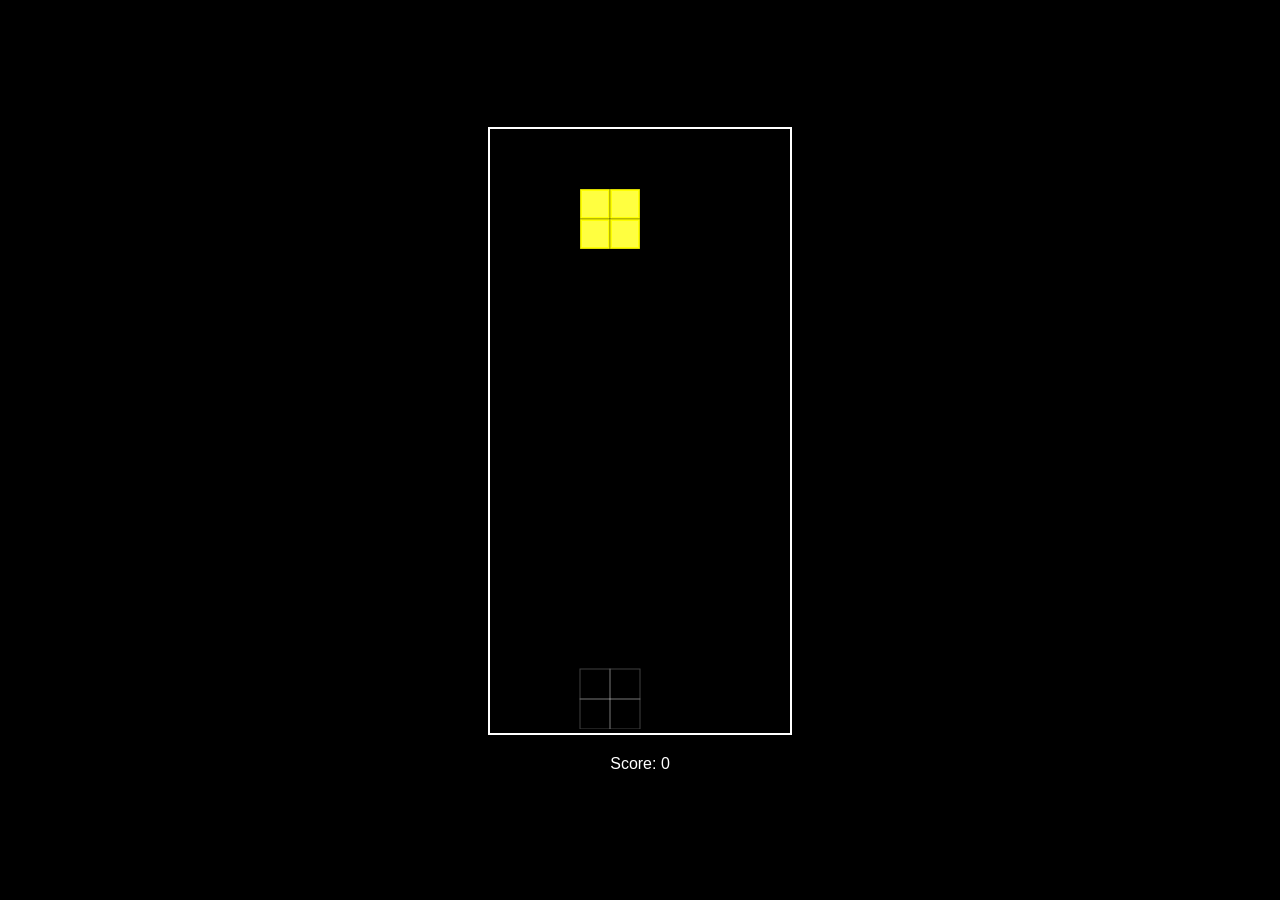
<file: Tetris/index.html>
<!DOCTYPE html>
<html lang="en">
<head>
    <meta charset="UTF-8">
    <meta name="viewport" content="width=device-width, initial-scale=1.0">
    <title>Tetris</title>
    <link rel="stylesheet" href="styles.css">
</head>
<body>
    <div class="main-container">
        <div class="game-container">
            <canvas id="tetrisCanvas"></canvas>
        </div>
        <div id="gameInfo">
           <div id="score">Score: 0</div>
           <button id="restartButton" style="display: none;">Restart</button>
        </div>
    </div>
    <script src="script.js"></script>
</body>
</html>
</file>
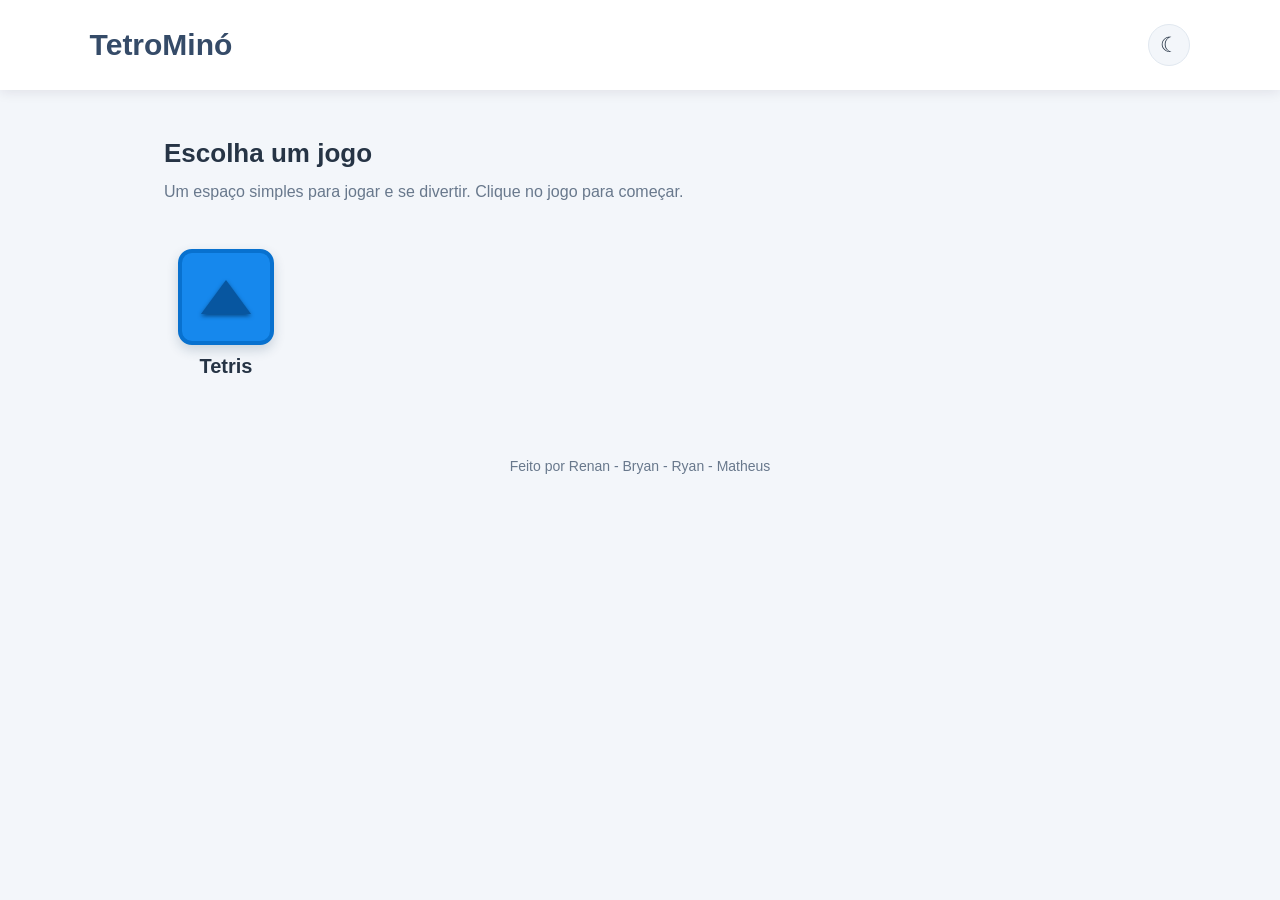
<file: TETRIS/Index.html>
<!DOCTYPE html>
<html lang="pt-BR">
<head>
<meta charset="UTF-8">
<meta name="viewport" content="width=device-width, initial-scale=1">
<title>TetroMinó — Jogos</title>
<style>
* { box-sizing: border-box; }
:root { color-scheme: light; --page: #f3f6fa; --surface: #fff; --text: #263445; --muted: #68788c; --line: #e1e8f0; --accent: #354b68; }
body { margin: 0; min-height: 100vh; background: var(--page); color: var(--text); font: 16px Arial, sans-serif; transition: background .2s, color .2s; }
body.dark-theme { color-scheme: dark; --page: #260044; --surface: #410078; --text: #fff2c7; --muted: #e0c9f3; --line: #762bb0; --accent: #ffcc24; }
header { display: flex; align-items: center; justify-content: space-between; padding: 24px 7%; background: var(--surface); box-shadow: 0 2px 12px #1c123018; }
h1 { margin: 0; color: var(--accent); font-size: 30px; }
main { max-width: 1000px; margin: 48px auto; padding: 0 24px; }
.intro { margin-bottom: 36px; }
.intro h2 { margin: 0 0 10px; font-size: 26px; }
.intro p { margin: 0; color: var(--muted); line-height: 1.6; }
.games { display: flex; flex-wrap: wrap; gap: 22px; }
.game-card { display: flex; width: 124px; flex-direction: column; align-items: center; gap: 10px; padding: 8px; text-align: center; text-decoration: none; color: var(--text); border-radius: 12px; transition: transform .15s; }
.game-card:hover { transform: translateY(-4px); }
.tile-icon { display: grid; place-items: center; width: 96px; height: 96px; background: #1688ed; border: 4px solid #0871cf; border-radius: 14px; box-shadow: 0 5px 12px #15385c30; }
.tile-icon::after { content: ""; width: 0; height: 0; border-right: 25px solid transparent; border-bottom: 34px solid #0756a0; border-left: 25px solid transparent; filter: drop-shadow(0 2px 2px #064783); }
.game-card strong { display: block; font-size: 20px; }
footer { padding: 24px; text-align: center; color: var(--muted); font-size: 14px; }
.theme-button { width: 42px; height: 42px; border: 1px solid var(--line); border-radius: 50%; background: var(--page); color: var(--text); font-size: 21px; cursor: pointer; }
.theme-button:hover { filter: brightness(.94); }
</style>
</head>
<body>
<header>
  <h1>TetroMinó</h1>
  <button class="theme-button" type="button" aria-label="Ativar modo noturno" title="Trocar tema">☾</button>
</header>
<main>
  <section class="intro">
    <h2>Escolha um jogo</h2>
    <p>Um espaço simples para jogar e se divertir. Clique no jogo para começar.</p>
  </section>
  <section class="games" aria-label="Jogos disponíveis">
    <a class="game-card" href="jogo.html" aria-label="Jogar Tetris">
      <span class="tile-icon" aria-hidden="true"></span>
      <strong>Tetris</strong>
    </a>
  </section>
</main>
<footer>Feito por Renan - Bryan - Ryan - Matheus</footer>
<script src="theme.js"></script>
</body>
</html>
</file>
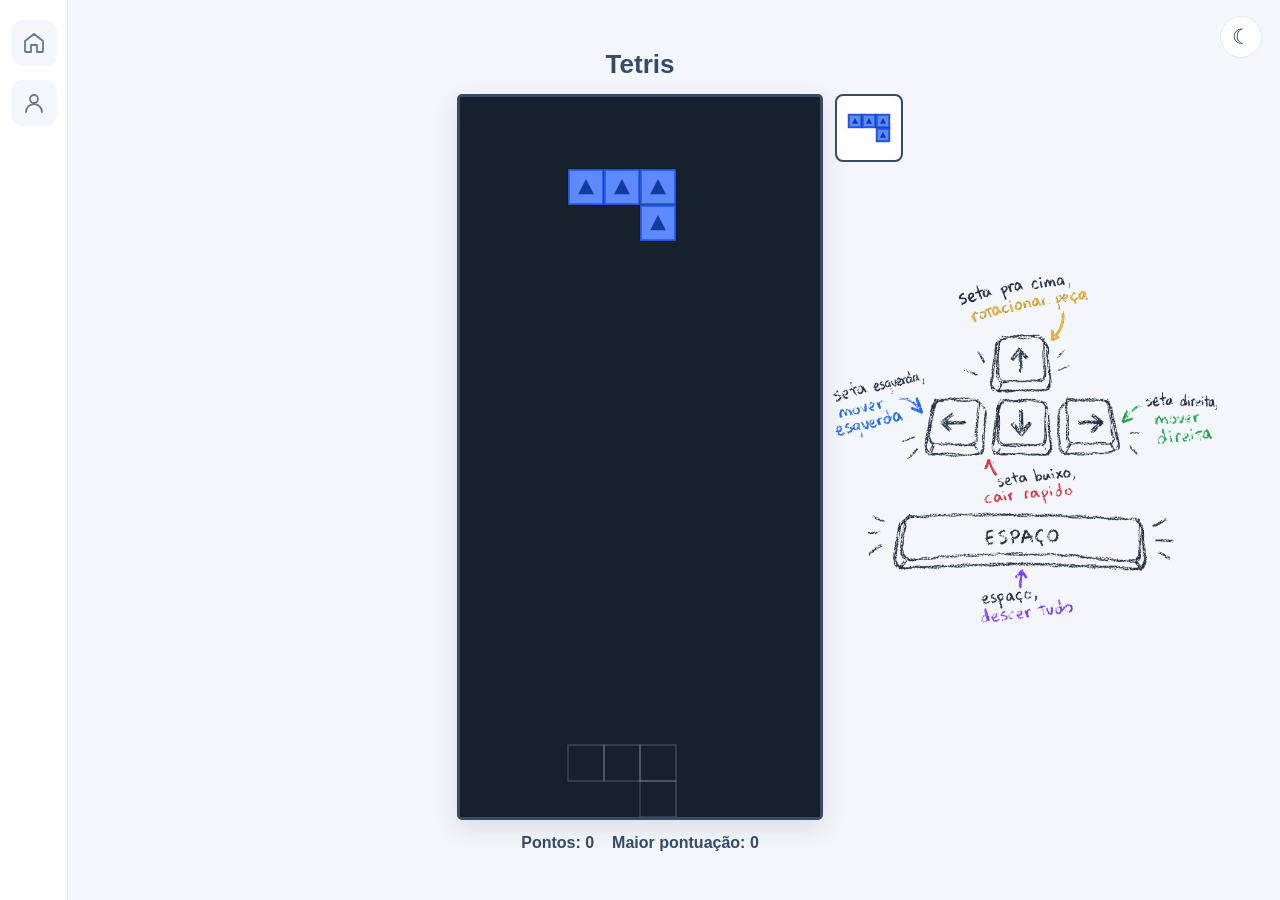
<file: TETRIS/jogo.html>
<!DOCTYPE html>
<html lang="pt-BR">
<head>
  <meta charset="UTF-8">
  <meta name="viewport" content="width=device-width, initial-scale=1">
  <title>Tetris — TetroMinó</title>
  <link rel="stylesheet" href="styles.css">
</head>
<body>
  <button class="theme-button" type="button" aria-label="Ativar modo noturno" title="Trocar tema">☾</button>
  <nav class="sidebar" aria-label="Menu lateral">
    <a class="side-button" href="Index.html" aria-label="Voltar para a página inicial" title="Início">
      <svg viewBox="0 0 24 24" aria-hidden="true"><path d="m3 10 9-7 9 7v10a1 1 0 0 1-1 1h-5v-7H9v7H4a1 1 0 0 1-1-1z"/></svg>
    </a>
    <button class="side-button" type="button" aria-label="Perfil" title="Perfil">
      <svg viewBox="0 0 24 24" aria-hidden="true"><circle cx="12" cy="8" r="4"/><path d="M4 21a8 8 0 0 1 16 0"/></svg>
    </button>
  </nav>
  <main class="main-container">
    <h1>Tetris</h1>
    <div class="game-layout">
      <section class="board-panel" aria-label="Jogo">
        <div class="game-container">
          <canvas id="tetrisCanvas" aria-label="Tabuleiro do Tetris"></canvas>
          <div id="gameOverOverlay" class="game-over-overlay" role="dialog" aria-label="Fim de jogo">
            <p>Fim de jogo</p>
            <button id="restartButton" type="button">Reiniciar</button>
          </div>
        </div>
        <div id="gameInfo">
          <span id="score">Pontos: 0</span>
          <span id="highScore">Maior pontuação: 0</span>
        </div>
        <div class="next-piece" aria-label="Próxima peça" title="Próxima peça">
          <canvas id="nextPieceCanvas" aria-label="Prévia da próxima peça"></canvas>
        </div>
      </section>
    </div>
    <img class="instructions-image instructions-day" src="img/instrucoes-diurno.png" alt="Instruções: seta para cima gira; setas esquerda e direita movem; seta para baixo desce; espaço faz a peça cair rapidamente.">
    <img class="instructions-image instructions-night" src="img/instrucoes-noturno.png" alt="Instruções: seta para cima gira; setas esquerda e direita movem; seta para baixo desce; espaço faz a peça cair rapidamente.">
  </main>
  <script src="theme.js"></script>
  <script src="script.js"></script>
</body>
</html>
</file>
<file: Tetris/styles.css>
body {
   display: flex;
   justify-content: center;
   align-items: center;
   height: 100vh;
   margin: 0;
   background-color: #000000;
   color: #ffffff;
   font-family: Arial, sans-serif;
}

.main-container {
   text-align: center;
}

.game-container {
   border: 2px solid #ffffff;
   display: inline-block;
   position: relative;
}

canvas {
   background-color: #000000;
}

#gameInfo {
   margin-top: 20px;
   color: #ffffff;
}

#restartButton {
   margin-top: 20px;
   margin-left: 10px;
   padding: 10px 20px;
   font-size: 16px;
   background-color: #ffffff;
   color: #000000;
   border: none;
   justify-content: center;
   cursor: pointer;
}

#restartButton:hover {
   background-color: #cccccc;
}
</file>
<file: TETRIS/styles.css>
:root { color-scheme: light; --page: #f3f6fa; --surface: #fff; --text: #263445; --muted: #68788c; --line: #e1e8f0; --accent: #354b68; }
body.dark-theme { color-scheme: dark; --page: #260044; --surface: #410078; --text: #fff2c7; --muted: #e0c9f3; --line: #762bb0; --accent: #ffcc24; }
* { box-sizing: border-box; }
body {
   --board-half: min(180px, calc(25vh - 37.5px), calc(50vw - 240px));
   display: flex;
   justify-content: center;
   align-items: center;
   min-height: 100vh;
   margin: 0;
   padding: 24px 88px;
   background: var(--page);
   color: var(--text);
   font-family: Arial, sans-serif;
   transition: background .2s, color .2s;
}
.sidebar {
   position: fixed;
   inset: 0 auto 0 0;
   display: flex;
   flex-direction: column;
   align-items: center;
   gap: 14px;
   width: 68px;
   padding: 20px 10px;
   background: var(--surface);
   border-right: 1px solid var(--line);
}
.side-button {
   display: grid;
   place-items: center;
   width: 46px;
   height: 46px;
   padding: 10px;
   color: var(--muted);
   background: var(--page);
   border: 0;
   border-radius: 12px;
   cursor: pointer;
}
.side-button:hover { filter: brightness(.92); }
.side-button svg { width: 24px; height: 24px; fill: none; stroke: currentColor; stroke-width: 1.8; stroke-linecap: round; stroke-linejoin: round; }
.main-container { position: relative; width: min(100%, 980px); text-align: center; }
.main-container h1 { margin: 0 0 14px; color: var(--accent); font-size: 26px; }
.game-layout {
   display: flex;
   justify-content: center;
}
#restartButton {
   padding: 10px 18px;
   color: #fff;
   background: #536f91;
   border: 0;
   border-radius: 8px;
   font-size: 16px;
   cursor: pointer;
}
#restartButton:hover { filter: brightness(.9); }
body.dark-theme #restartButton { color: #260044; background: #ffcc24; }
.board-panel { position: relative; min-width: 0; text-align: center; }
.game-container {
   display: inline-block;
   position: relative;
   overflow: hidden;
   border: 3px solid var(--accent);
   border-radius: 5px;
   background: #17212d;
   box-shadow: 0 8px 24px #26344520;
}
.game-over-overlay {
   position: absolute;
   inset: 0;
   display: none;
   flex-direction: column;
   align-items: center;
   justify-content: center;
   gap: 12px;
   color: #fff;
   background: #10182070;
}
.game-over-overlay p { margin: 0; font-size: 24px; font-weight: bold; text-shadow: 0 2px 5px #000; }
.game-container.game-over canvas { filter: blur(3px) brightness(.55); }
canvas { display: block; width: min(360px, calc(50vh - 75px), calc(100vw - 480px)); height: auto; background-color: #17212d; }
#gameInfo { display: flex; justify-content: center; flex-wrap: wrap; gap: 6px 18px; margin-top: 10px; color: var(--accent); font-weight: bold; }
.next-piece {
   position: absolute;
   top: 0;
   left: calc(100% + 12px);
   width: 68px;
   height: 68px;
   padding: 4px;
   color: var(--accent);
   background: var(--surface);
   border: 2px solid var(--accent);
   border-radius: 8px;
}
#nextPieceCanvas { width: 56px; height: 56px; background: transparent; }
.instructions-image { position: absolute; top: 50%; right: calc(50% - 50vw + 60px); left: auto; width: min(400px, calc(50vw - var(--board-half) - 68px)); height: auto; transform: translateY(-50%); }
.instructions-night { display: none; }
body.dark-theme .instructions-day { display: none; }
body.dark-theme .instructions-night { display: block; }
.theme-button { position: fixed; z-index: 2; top: 16px; right: 18px; width: 42px; height: 42px; border: 1px solid var(--line); border-radius: 50%; background: var(--surface); color: var(--text); font-size: 21px; cursor: pointer; }
.theme-button:hover { filter: brightness(.94); }
@media (max-width: 760px), (max-height: 560px) {
   body {
      --board-half: min(140px, calc(25vh - 45px), calc(50vw - 110px));
      align-items: flex-start;
      padding: 76px 78px 20px;
   }
   canvas { width: min(280px, calc(50vh - 90px), calc(100vw - 220px)); }
   .instructions-image { display: none; }
   body.dark-theme .instructions-image { display: none; }
   .next-piece { top: 0; left: calc(100% + 8px); }
}
</file>
